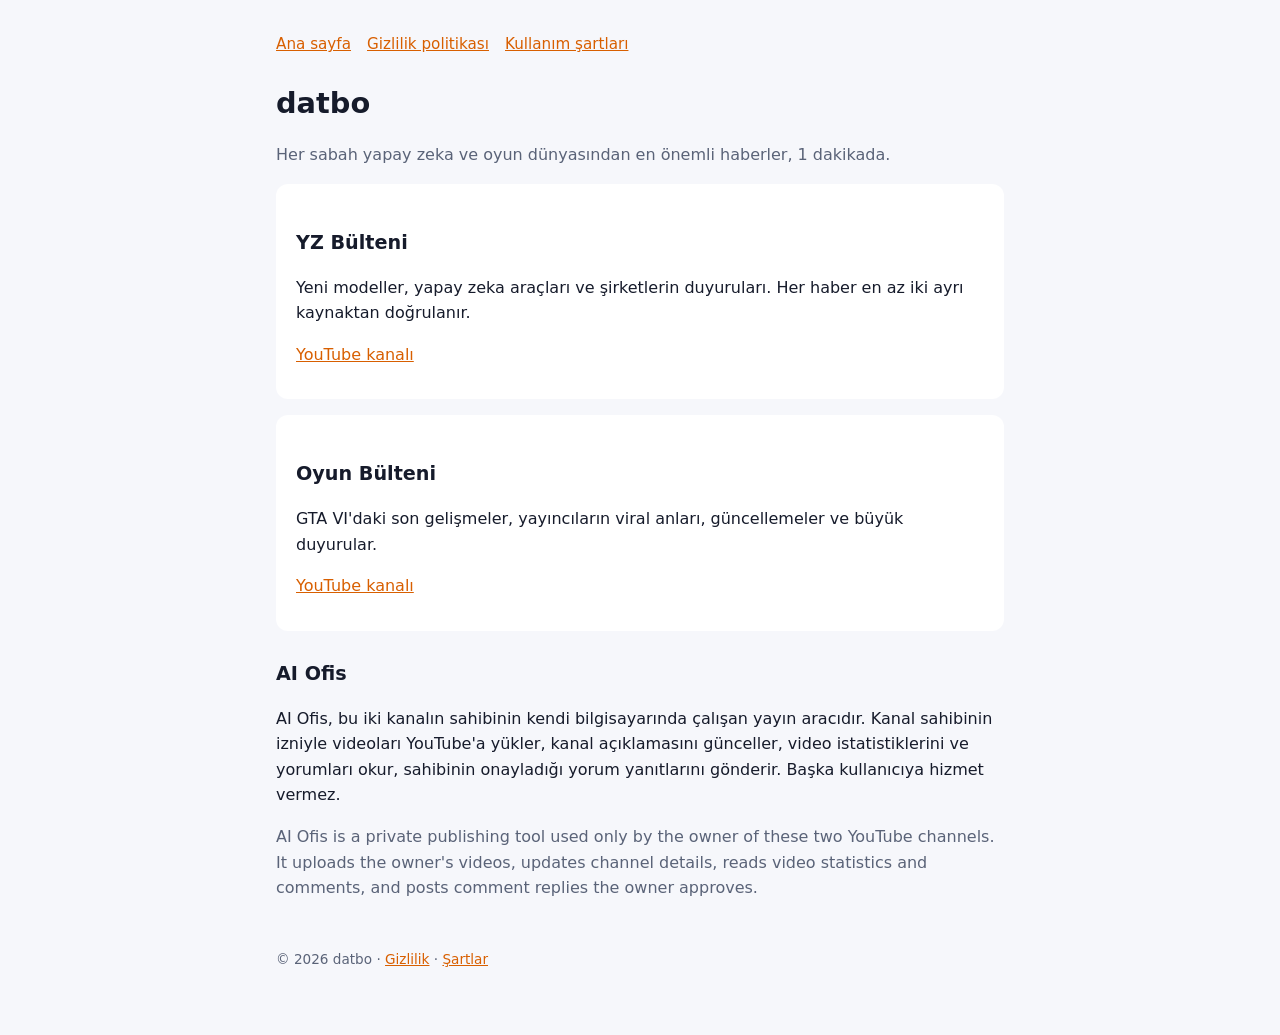
<file: index.html>
<!doctype html>
<html lang="tr">
<head>
<meta charset="utf-8">
<meta name="viewport" content="width=device-width, initial-scale=1">
<title>datbo · YZ Bülteni ve Oyun Bülteni</title>
<meta name="description" content="Her sabah yapay zeka ve oyun dünyasından haberler, 1 dakikada.">
<link rel="stylesheet" href="stil.css">
</head>
<body>
<main>
<nav><a href="./">Ana sayfa</a><a href="gizlilik.html">Gizlilik politikası</a><a href="sartlar.html">Kullanım şartları</a></nav>
<h1>datbo</h1>
<p class="soluk">Her sabah yapay zeka ve oyun dünyasından en önemli haberler, 1 dakikada.</p>

<div class="kart">
<h2>YZ Bülteni</h2>
<p>Yeni modeller, yapay zeka araçları ve şirketlerin duyuruları. Her haber en az iki ayrı kaynaktan doğrulanır.</p>
<p><a href="https://www.youtube.com/channel/UCJJTAgDw2fNv3EFHIXEj3Og">YouTube kanalı</a></p>
</div>

<div class="kart">
<h2>Oyun Bülteni</h2>
<p>GTA VI'daki son gelişmeler, yayıncıların viral anları, güncellemeler ve büyük duyurular.</p>
<p><a href="https://www.youtube.com/channel/UCOMOMaWLm1jKWXCm95251LA">YouTube kanalı</a></p>
</div>

<h2>AI Ofis</h2>
<p>AI Ofis, bu iki kanalın sahibinin kendi bilgisayarında çalışan yayın aracıdır. Kanal sahibinin izniyle videoları
YouTube'a yükler, kanal açıklamasını günceller, video istatistiklerini ve yorumları okur, sahibinin onayladığı yorum
yanıtlarını gönderir. Başka kullanıcıya hizmet vermez.</p>
<p class="soluk" lang="en">AI Ofis is a private publishing tool used only by the owner of these two YouTube channels. It uploads
the owner's videos, updates channel details, reads video statistics and comments, and posts comment replies the owner
approves.</p>

<footer>© 2026 datbo · <a href="gizlilik.html">Gizlilik</a> · <a href="sartlar.html">Şartlar</a></footer>
</main>
</body>
</html>
</file>
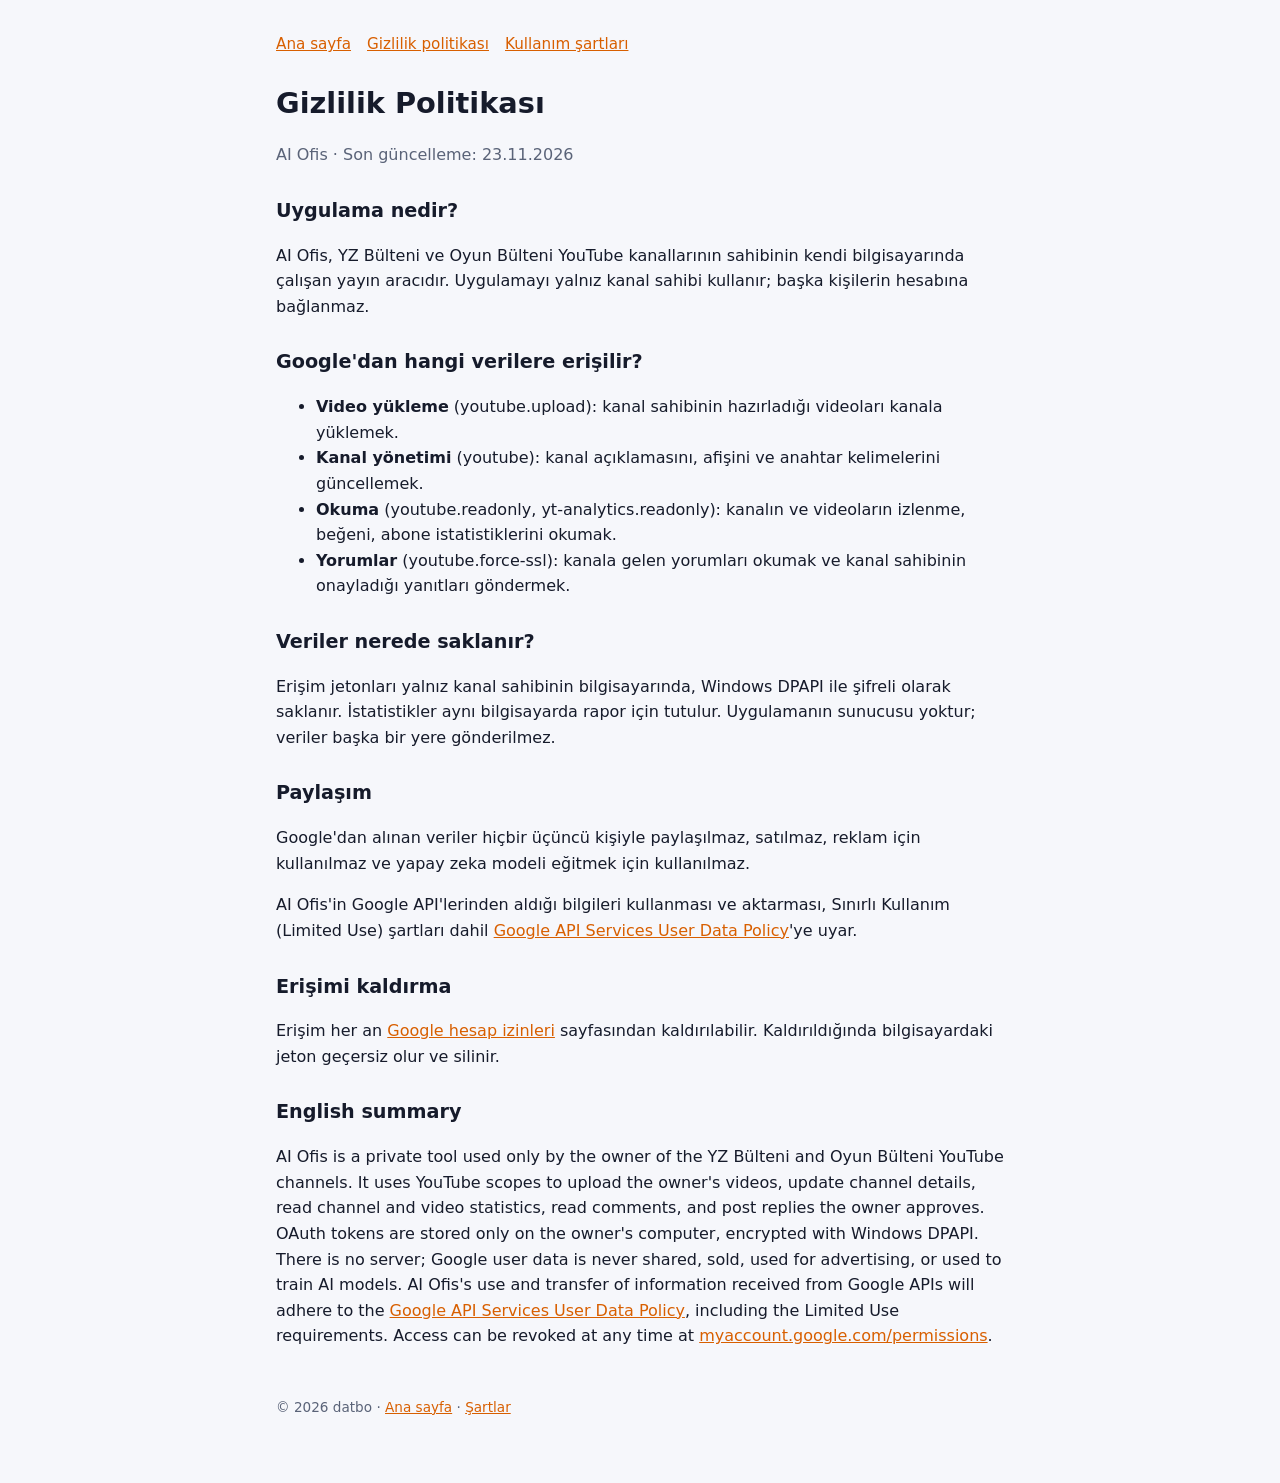
<file: gizlilik.html>
<!doctype html>
<html lang="tr">
<head>
<meta charset="utf-8">
<meta name="viewport" content="width=device-width, initial-scale=1">
<title>Gizlilik Politikası · AI Ofis</title>
<link rel="stylesheet" href="stil.css">
</head>
<body>
<main>
<nav><a href="./">Ana sayfa</a><a href="gizlilik.html">Gizlilik politikası</a><a href="sartlar.html">Kullanım şartları</a></nav>
<h1>Gizlilik Politikası</h1>
<p class="soluk">AI Ofis · Son güncelleme: 23.11.2026</p>

<h2>Uygulama nedir?</h2>
<p>AI Ofis, YZ Bülteni ve Oyun Bülteni YouTube kanallarının sahibinin kendi bilgisayarında çalışan yayın aracıdır.
Uygulamayı yalnız kanal sahibi kullanır; başka kişilerin hesabına bağlanmaz.</p>

<h2>Google'dan hangi verilere erişilir?</h2>
<ul>
<li><b>Video yükleme</b> (youtube.upload): kanal sahibinin hazırladığı videoları kanala yüklemek.</li>
<li><b>Kanal yönetimi</b> (youtube): kanal açıklamasını, afişini ve anahtar kelimelerini güncellemek.</li>
<li><b>Okuma</b> (youtube.readonly, yt-analytics.readonly): kanalın ve videoların izlenme, beğeni, abone istatistiklerini okumak.</li>
<li><b>Yorumlar</b> (youtube.force-ssl): kanala gelen yorumları okumak ve kanal sahibinin onayladığı yanıtları göndermek.</li>
</ul>

<h2>Veriler nerede saklanır?</h2>
<p>Erişim jetonları yalnız kanal sahibinin bilgisayarında, Windows DPAPI ile şifreli olarak saklanır. İstatistikler
aynı bilgisayarda rapor için tutulur. Uygulamanın sunucusu yoktur; veriler başka bir yere gönderilmez.</p>

<h2>Paylaşım</h2>
<p>Google'dan alınan veriler hiçbir üçüncü kişiyle paylaşılmaz, satılmaz, reklam için kullanılmaz ve yapay zeka modeli
eğitmek için kullanılmaz.</p>
<p>AI Ofis'in Google API'lerinden aldığı bilgileri kullanması ve aktarması, Sınırlı Kullanım (Limited Use) şartları dahil
<a href="https://developers.google.com/terms/api-services-user-data-policy">Google API Services User Data Policy</a>'ye uyar.</p>

<h2>Erişimi kaldırma</h2>
<p>Erişim her an <a href="https://myaccount.google.com/permissions">Google hesap izinleri</a> sayfasından kaldırılabilir.
Kaldırıldığında bilgisayardaki jeton geçersiz olur ve silinir.</p>

<h2 lang="en">English summary</h2>
<p lang="en">AI Ofis is a private tool used only by the owner of the YZ Bülteni and Oyun Bülteni YouTube channels. It uses
YouTube scopes to upload the owner's videos, update channel details, read channel and video statistics, read comments,
and post replies the owner approves. OAuth tokens are stored only on the owner's computer, encrypted with Windows DPAPI.
There is no server; Google user data is never shared, sold, used for advertising, or used to train AI models.
AI Ofis's use and transfer of information received from Google APIs will adhere to the
<a href="https://developers.google.com/terms/api-services-user-data-policy">Google API Services User Data Policy</a>,
including the Limited Use requirements. Access can be revoked at any time at
<a href="https://myaccount.google.com/permissions">myaccount.google.com/permissions</a>.</p>

<footer>© 2026 datbo · <a href="./">Ana sayfa</a> · <a href="sartlar.html">Şartlar</a></footer>
</main>
</body>
</html>
</file>
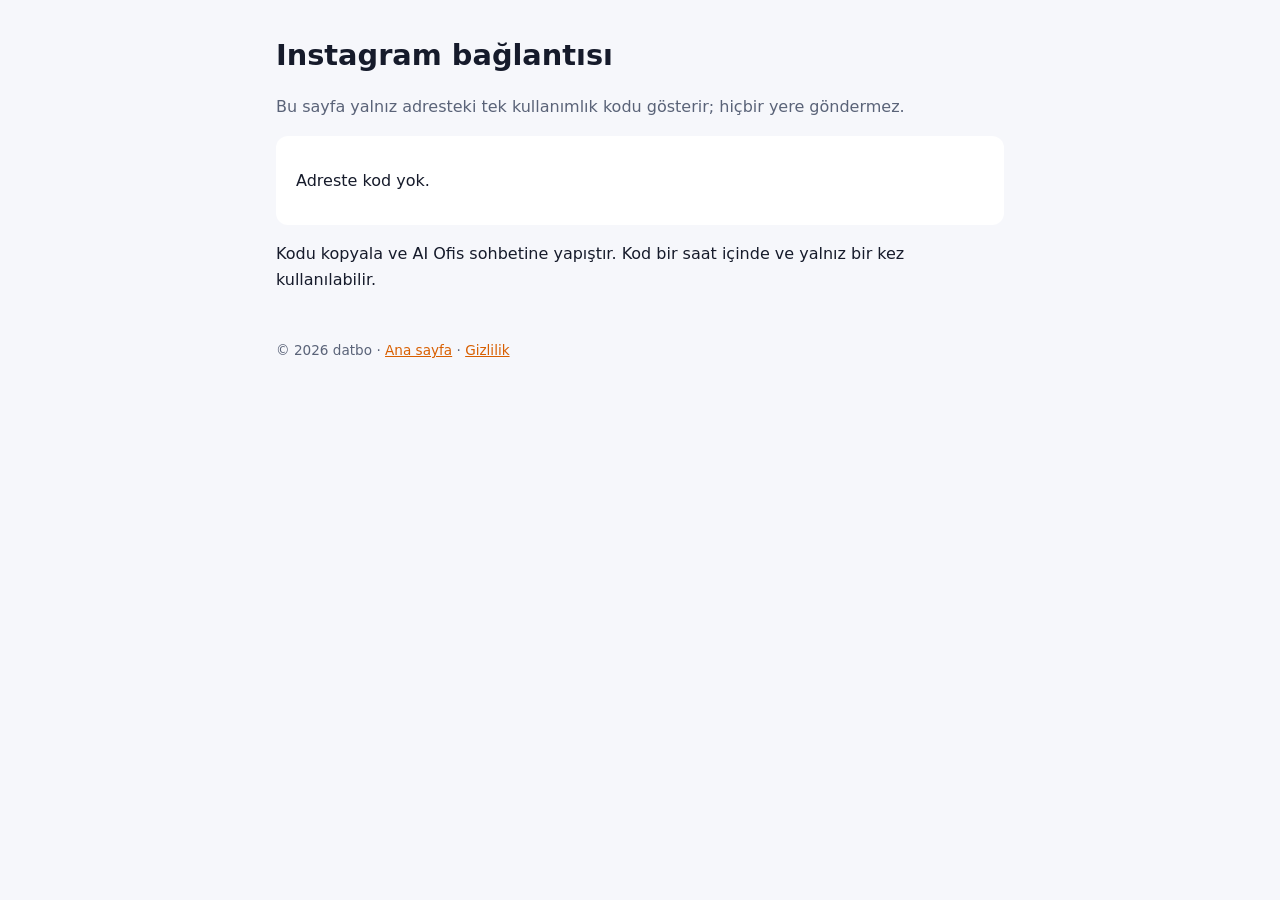
<file: ig.html>
<!doctype html>
<html lang="tr">
<head>
<meta charset="utf-8">
<meta name="viewport" content="width=device-width, initial-scale=1">
<meta name="robots" content="noindex">
<meta name="referrer" content="no-referrer">
<title>Instagram bağlantısı · AI Ofis</title>
<link rel="stylesheet" href="stil.css">
</head>
<body>
<main>
<h1>Instagram bağlantısı</h1>
<p class="soluk">Bu sayfa yalnız adresteki tek kullanımlık kodu gösterir; hiçbir yere göndermez.</p>
<div class="kart">
<p id="durum">Kod aranıyor…</p>
<p><code id="kod" style="word-break:break-all;font-size:1.05rem"></code></p>
<p><button id="kopyala" hidden style="font:inherit;padding:10px 18px;border-radius:10px;border:0;background:var(--vurgu);color:#fff">Kodu kopyala</button></p>
</div>
<p>Kodu kopyala ve AI Ofis sohbetine yapıştır. Kod bir saat içinde ve yalnız bir kez kullanılabilir.</p>
<footer>© 2026 datbo · <a href="./">Ana sayfa</a> · <a href="gizlilik.html">Gizlilik</a></footer>
</main>
<script>
(function () {
  var q = new URLSearchParams(location.search);
  var durum = document.getElementById('durum');
  if (q.get('error')) { durum.textContent = 'İzin verilmedi: ' + (q.get('error_description') || q.get('error')); return; }
  var kod = (q.get('code') || '').replace(/#_$/, '');
  if (!kod) { durum.textContent = 'Adreste kod yok.'; return; }
  durum.textContent = 'Kodun hazır:';
  document.getElementById('kod').textContent = kod;
  var b = document.getElementById('kopyala');
  b.hidden = false;
  b.onclick = function () {
    navigator.clipboard.writeText(kod).then(function () { b.textContent = 'Kopyalandı'; });
  };
})();
</script>
</body>
</html>
</file>
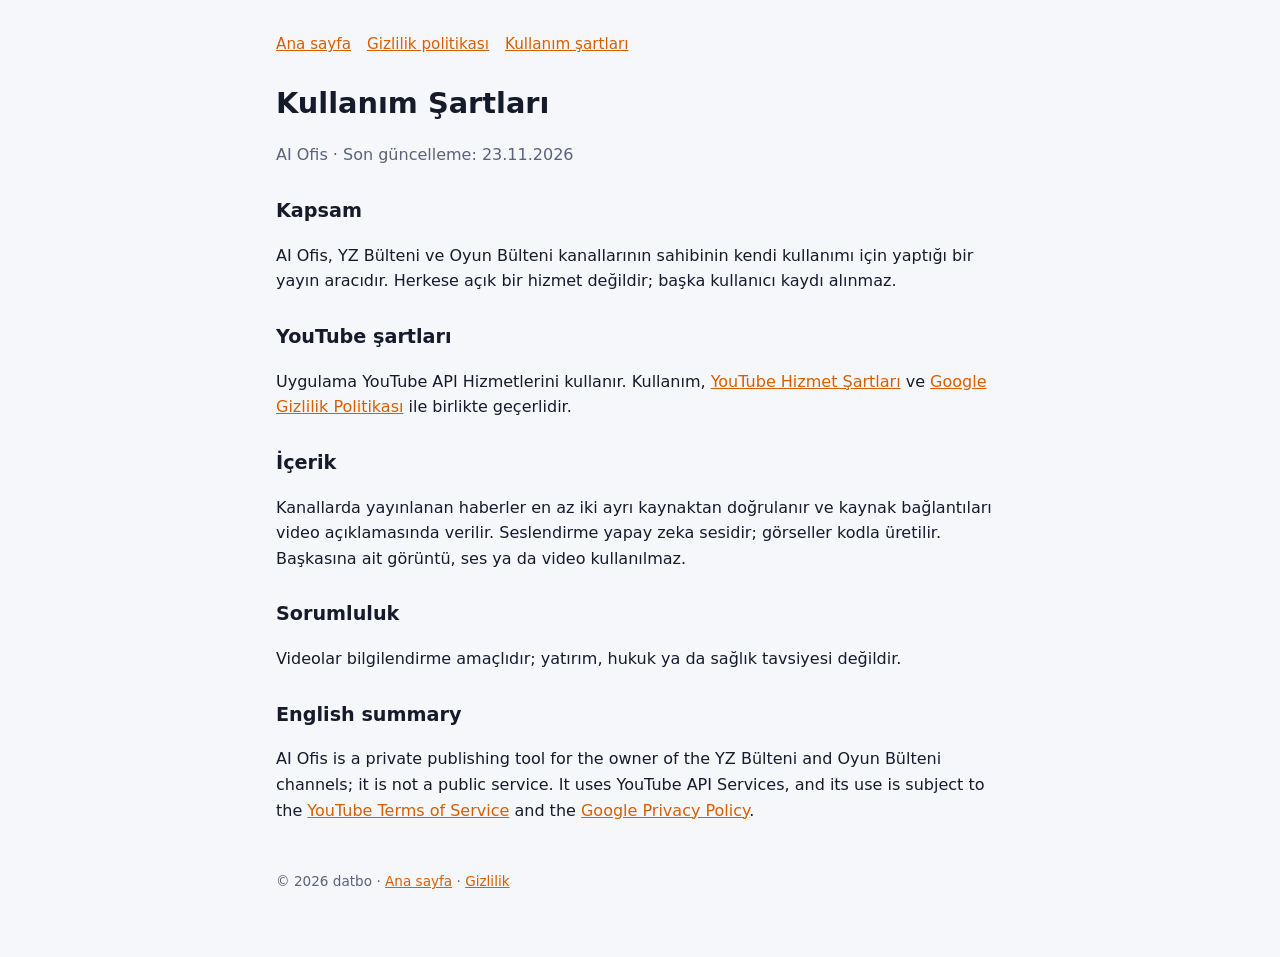
<file: sartlar.html>
<!doctype html>
<html lang="tr">
<head>
<meta charset="utf-8">
<meta name="viewport" content="width=device-width, initial-scale=1">
<title>Kullanım Şartları · AI Ofis</title>
<link rel="stylesheet" href="stil.css">
</head>
<body>
<main>
<nav><a href="./">Ana sayfa</a><a href="gizlilik.html">Gizlilik politikası</a><a href="sartlar.html">Kullanım şartları</a></nav>
<h1>Kullanım Şartları</h1>
<p class="soluk">AI Ofis · Son güncelleme: 23.11.2026</p>

<h2>Kapsam</h2>
<p>AI Ofis, YZ Bülteni ve Oyun Bülteni kanallarının sahibinin kendi kullanımı için yaptığı bir yayın aracıdır. Herkese
açık bir hizmet değildir; başka kullanıcı kaydı alınmaz.</p>

<h2>YouTube şartları</h2>
<p>Uygulama YouTube API Hizmetlerini kullanır. Kullanım, <a href="https://www.youtube.com/t/terms">YouTube Hizmet Şartları</a>
ve <a href="https://policies.google.com/privacy">Google Gizlilik Politikası</a> ile birlikte geçerlidir.</p>

<h2>İçerik</h2>
<p>Kanallarda yayınlanan haberler en az iki ayrı kaynaktan doğrulanır ve kaynak bağlantıları video açıklamasında verilir.
Seslendirme yapay zeka sesidir; görseller kodla üretilir. Başkasına ait görüntü, ses ya da video kullanılmaz.</p>

<h2>Sorumluluk</h2>
<p>Videolar bilgilendirme amaçlıdır; yatırım, hukuk ya da sağlık tavsiyesi değildir.</p>

<h2 lang="en">English summary</h2>
<p lang="en">AI Ofis is a private publishing tool for the owner of the YZ Bülteni and Oyun Bülteni channels; it is not a
public service. It uses YouTube API Services, and its use is subject to the
<a href="https://www.youtube.com/t/terms">YouTube Terms of Service</a> and the
<a href="https://policies.google.com/privacy">Google Privacy Policy</a>.</p>

<footer>© 2026 datbo · <a href="./">Ana sayfa</a> · <a href="gizlilik.html">Gizlilik</a></footer>
</main>
</body>
</html>
</file>
<file: stil.css>
:root { --zemin: #0b1020; --kart: #141a2e; --metin: #e8ecf5; --soluk: #9aa3b8; --vurgu: #ff7a1a; }
@media (prefers-color-scheme: light) { :root { --zemin: #f6f7fb; --kart: #ffffff; --metin: #161b2b; --soluk: #5a6378; --vurgu: #d85f00; } }
* { box-sizing: border-box; }
body { margin: 0; background: var(--zemin); color: var(--metin); font: 16px/1.6 system-ui, -apple-system, "Segoe UI", sans-serif; }
main { max-width: 760px; margin: 0 auto; padding: 32px 16px 64px; }
h1 { font-size: 1.8rem; margin: 0 0 4px; }
h2 { font-size: 1.2rem; margin: 28px 0 8px; }
p, li { color: var(--metin); }
.soluk { color: var(--soluk); }
a { color: var(--vurgu); }
.kart { background: var(--kart); border-radius: 12px; padding: 16px 20px; margin: 16px 0; }
nav { display: flex; flex-wrap: wrap; gap: 16px; margin: 0 0 24px; font-size: .95rem; }
footer { margin-top: 48px; font-size: .85rem; color: var(--soluk); }
</file>
